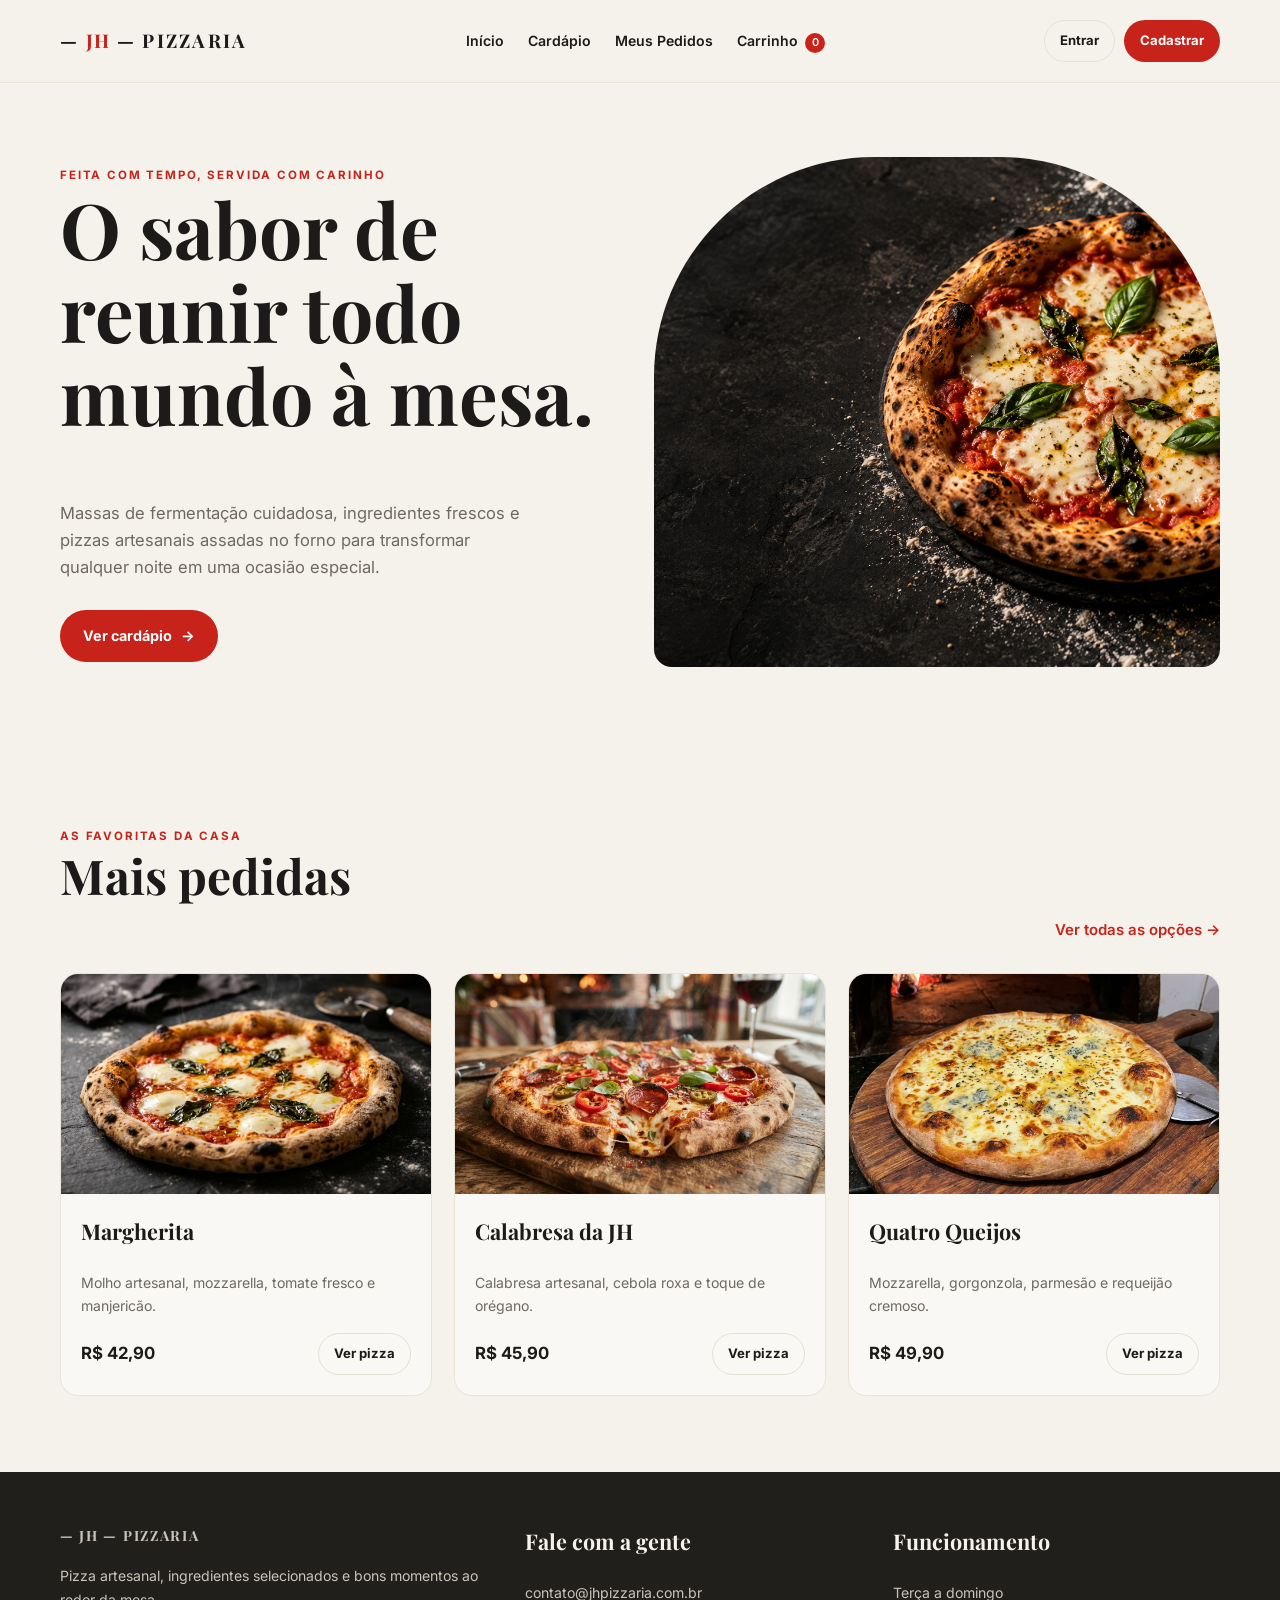
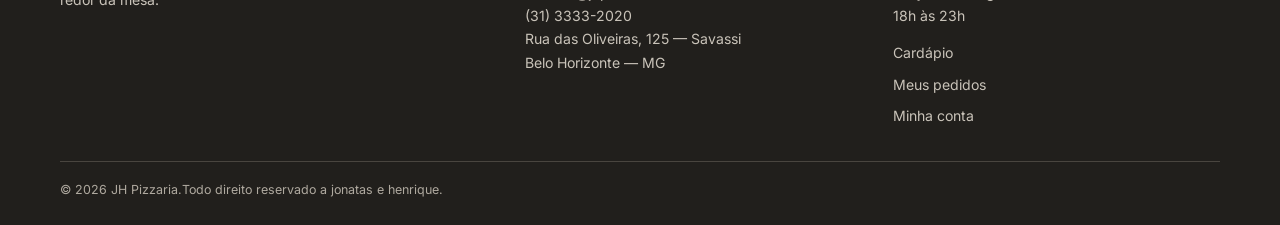
<file: index.html>
<!doctype html>
<html lang="pt-BR"><head><meta charset="utf-8"><meta name="viewport" content="width=device-width,initial-scale=1"><meta name="description" content="JH Pizzaria artesanal"><title>JH Pizzaria | Pizza artesanal</title><link rel="stylesheet" href="style.css"></head><body>


<header class="site-header">
    <div class="container nav-wrap">

        <a class="brand" href="index.html" aria-label="JH Pizzaria - início">
            — <span>JH</span> — PIZZARIA
        </a>

        <button
            class="menu-toggle"
            id="menuToggle"
            aria-label="Abrir menu"
            aria-expanded="false"
            aria-controls="primaryNav">
            ☰
        </button>

        <nav class="nav-links" id="primaryNav" aria-label="Navegação principal">
            <a href="index.html">Início</a>
            <a href="cardapio.html">Cardápio</a>
            <a href="pedidos.html">Meus Pedidos</a>

            <a class="cart-link" href="carrinho.html">
                Carrinho
                <span class="cart-count" data-cart-count>0</span>
            </a>
        </nav>

        <div class="nav-actions">
            <a class="btn btn-outline btn-small" href="login.html">
                Entrar
            </a>

            <a class="btn btn-primary btn-small" href="cadastro.html">
                Cadastrar
            </a>
        </div>

    </div>
</header>

<main>

    <!-- BANNER PRINCIPAL -->
    <section class="hero">
        <div class="container hero-grid">

            <div class="hero-copy">
                <span class="eyebrow">
                    Feita com tempo, servida com carinho
                </span>

                <h1>
                    O sabor de reunir todo mundo à mesa.
                </h1>

                <p>
                    Massas de fermentação cuidadosa, ingredientes frescos
                    e pizzas artesanais assadas no forno para transformar
                    qualquer noite em uma ocasião especial.
                </p>

                <a class="btn btn-primary" href="cardapio.html">
                    Ver cardápio
                    <span aria-hidden="true">→</span>
                </a>
            </div>

            <div class="hero-image">
                <img
                    src="pizzafundo.png"
                    alt="Pizza artesanal recém-assada"
                >

               
            </div>

        </div>
    </section>

    <!-- PIZZAS MAIS PEDIDAS -->
    <section class="section">
        <div class="container">

            <div class="section-head">
                <div>
                    <span class="eyebrow">
                        As favoritas da casa
                    </span>

                    <h2>Mais pedidas</h2>
                </div>

                <a class="text-link" href="cardapio.html">
                    Ver todas as opções →
                </a>
            </div>

            <div class="cards">

                <!-- PIZZA MARGHERITA -->
                <article class="product-card">

                    <img
                        src="MARGHERITA.jpg"
                        alt="Pizza Margherita"
                    >

                    <div class="product-body">
                        <h3>Margherita</h3>

                        <p>
                            Molho artesanal, mozzarella, tomate fresco
                            e manjericão.
                        </p>

                        <div class="product-bottom">
                            <span class="price">R$ 42,90</span>

                            <a class="btn btn-outline btn-small" href="cardapio.html">
                                Ver pizza
                            </a>
                        </div>
                    </div>

                </article>

                <!-- PIZZA CALABRESA -->
                <article class="product-card">

                    <img
                        src="Pepperoni Picante.jpg"
                        alt="Pizza de calabresa"
                    >

                    <div class="product-body">
                        <h3>Calabresa da JH</h3>

                        <p>
                            Calabresa artesanal, cebola roxa e toque de orégano.
                        </p>

                        <div class="product-bottom">
                            <span class="price">R$ 45,90</span>

                            <a class="btn btn-outline btn-small" href="cardapio.html">
                                Ver pizza
                            </a>
                        </div>
                    </div>

                </article>

                <!-- PIZZA QUATRO QUEIJOS -->
                <article class="product-card">

                    <img
                        src="Quatro queijos.jpg"
                        alt="Pizza quatro queijos"
                    >

                    <div class="product-body">
                        <h3>Quatro Queijos</h3>

                        <p>
                            Mozzarella, gorgonzola, parmesão e requeijão cremoso.
                        </p>

                        <div class="product-bottom">
                            <span class="price">R$ 49,90</span>

                            <a class="btn btn-outline btn-small" href="cardapio.html">
                                Ver pizza
                            </a>
                        </div>
                    </div>

                </article>

            </div>
        </div>
    </section>

    <!-- DIFERENCIAIS DA PIZZARIA -->
    

<!-- RODAPÉ -->
<footer class="site-footer">
    <div class="container">

        <div class="footer-grid">

            <div>
                <a class="brand" href="index.html">
                    — JH — PIZZARIA
                </a>

                <p style="margin-top: 16px;">
                    Pizza artesanal, ingredientes selecionados
                    e bons momentos ao redor da mesa.
                </p>
            </div>

            <div>
                <h3>Fale com a gente</h3>

                <p>
                    contato@jhpizzaria.com.br<br>
                    (31) 3333-2020<br>
                    Rua das Oliveiras, 125 — Savassi<br>
                    Belo Horizonte — MG
                </p>
            </div>

            <div>
                <h3>Funcionamento</h3>

                <p>
                    Terça a domingo<br>
                    18h às 23h
                </p>

                <div class="footer-links">
                    <a href="cardapio.html">Cardápio</a>
                    <a href="pedidos.html">Meus pedidos</a>
                    <a href="perfil.html">Minha conta</a>
                </div>
            </div>

        </div>

        <div class="copyright">
            © 2026 JH Pizzaria.Todo direito reservado a jonatas e henrique.
        </div>

    </div>
</footer>

<!-- NOTIFICAÇÕES -->
<div
    class="toast"
    id="toast"
    role="status"
    aria-live="polite">
</div>

<!-- JAVASCRIPT -->
<script src="app.js"></script>

</body>
</html>
</file>
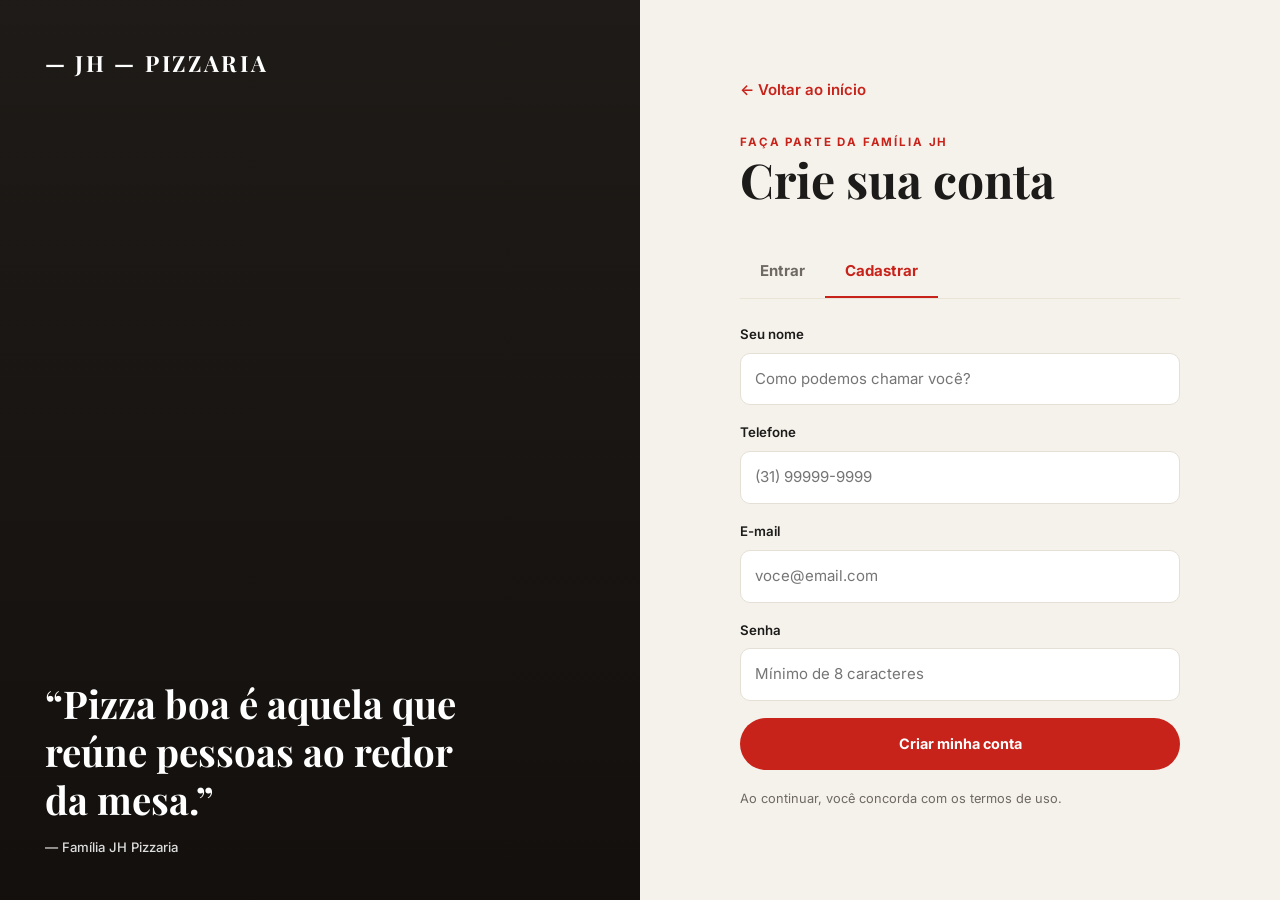
<file: cadastro.html>
<!doctype html>
<html lang="pt-BR">
<head>
    <meta charset="utf-8">
    <meta name="viewport" content="width=device-width, initial-scale=1">
    <title>Cadastrar | JH Pizzaria</title>
    <link rel="stylesheet" href="style.css">
</head>

<body>
    <main class="auth-layout">

        <aside class="auth-visual">
            <a class="brand" href="index.html">— JH — PIZZARIA</a>

            <div class="auth-quote">
                “Pizza boa é aquela que reúne pessoas ao redor da mesa.”
                <small>— Família JH Pizzaria</small>
            </div>
        </aside>

        <section class="auth-panel">
            <div class="auth-inner">

                <a class="text-link" href="index.html">
                    ← Voltar ao início
                </a>

                <span class="eyebrow" style="display:block; margin-top:30px">
                    Faça parte da família JH
                </span>

                <h2>Crie sua conta</h2>

                <div class="auth-tabs">
                    <a href="login.html">Entrar</a>
                    <a class="active" href="cadastro.html" aria-current="page">
                        Cadastrar
                    </a>
                </div>

                <form id="registerForm" action="#" method="post">

                    <div class="form-control">
                        <label for="nome">Seu nome</label>
                        <input
                            type="text"
                            id="nome"
                            name="nome"
                            autocomplete="name"
                            placeholder="Como podemos chamar você?"
                            required
                        >
                    </div>

                    <div class="form-control">
                        <label for="telefone">Telefone</label>
                        <input
                            type="tel"
                            id="telefone"
                            name="telefone"
                            autocomplete="tel"
                            placeholder="(31) 99999-9999"
                            required
                        >
                    </div>

                    <div class="form-control">
                        <label for="email">E-mail</label>
                        <input
                            type="email"
                            id="email"
                            name="email"
                            autocomplete="email"
                            placeholder="voce@email.com"
                            required
                        >
                    </div>

                    <div class="form-control">
                        <label for="senha">Senha</label>
                        <input
                            type="password"
                            id="senha"
                            name="senha"
                            autocomplete="new-password"
                            minlength="8"
                            placeholder="Mínimo de 8 caracteres"
                            required
                        >
                    </div>

                    <button
                        class="btn btn-primary"
                        type="submit"
                        style="width:100%"
                    >
                        Criar minha conta
                    </button>

                    <p class="muted" style="font-size:.8rem; margin-top:18px">
                        Ao continuar, você concorda com os termos de uso.
                    </p>

                </form>
            </div>
        </section>

    </main>

    <div
        class="toast"
        id="toast"
        role="status"
        aria-live="polite"
    ></div>

    <script src="app.js"></script>
</body>
</html>
</file>
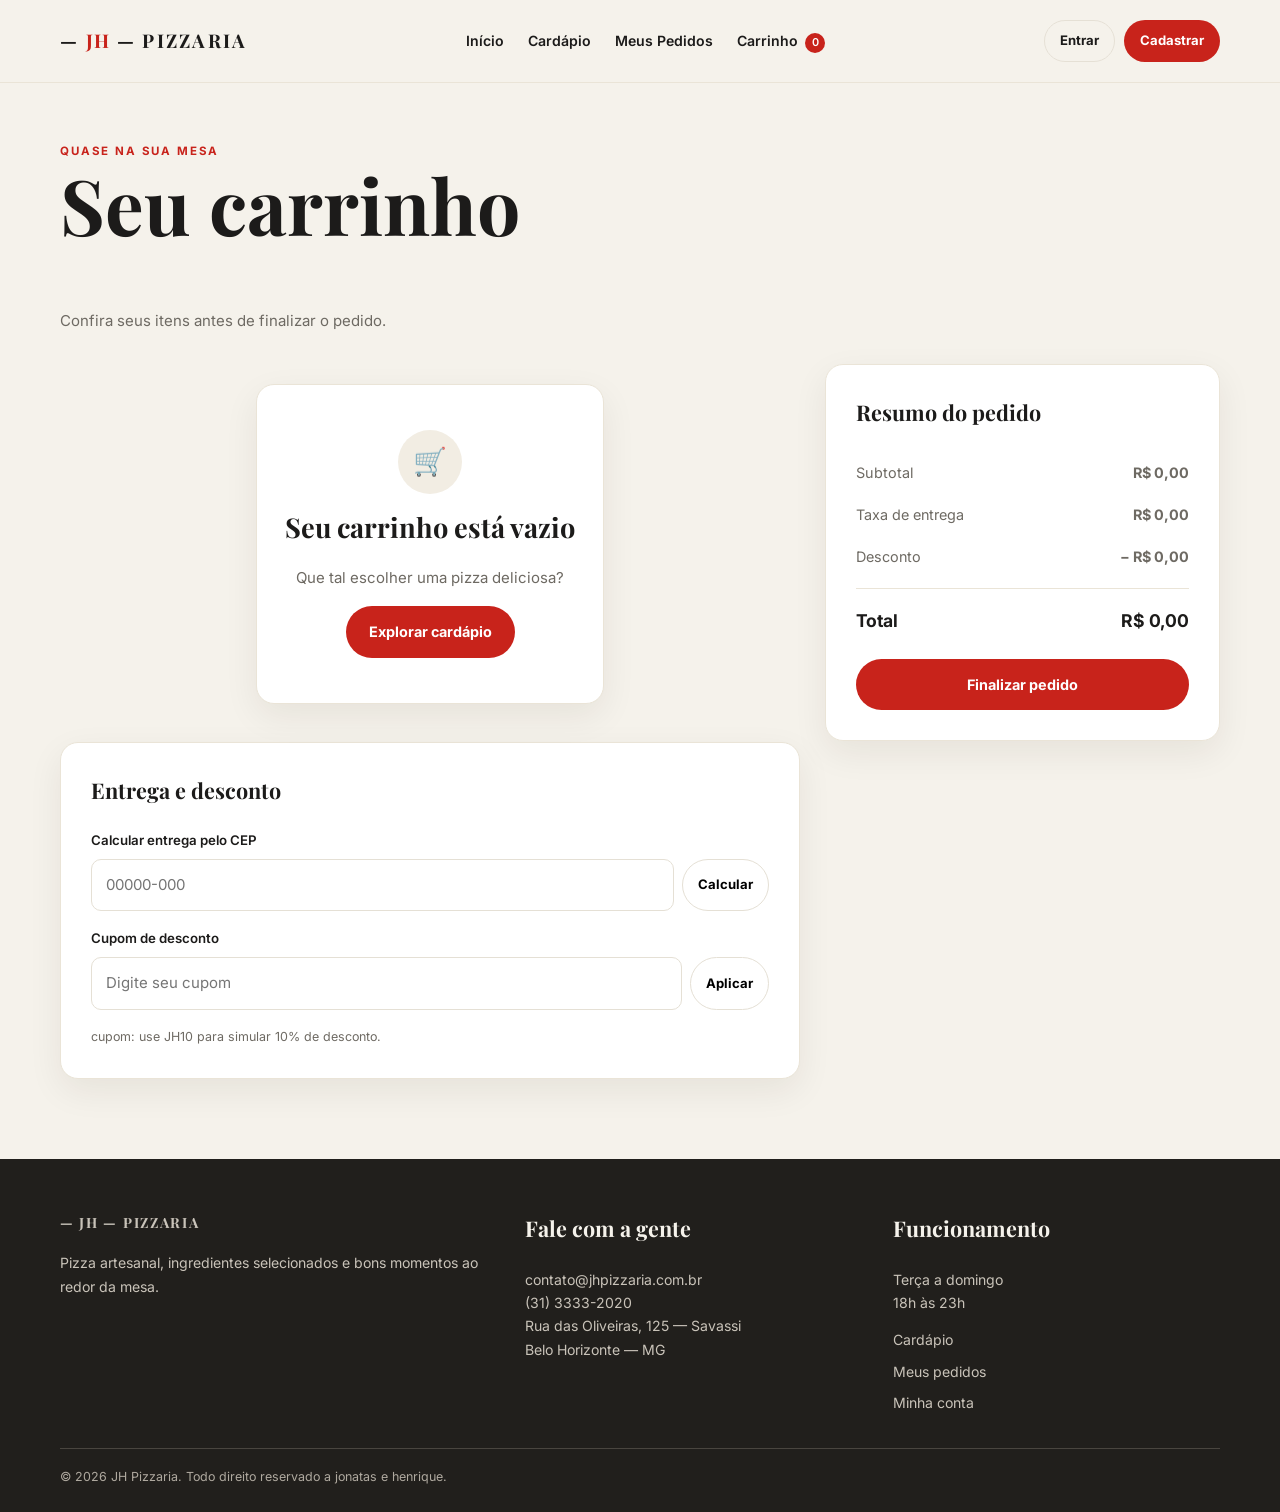
<file: carrinho.html>
<!doctype html>
<html lang="pt-BR">

<head>
    <meta charset="utf-8">
    <meta name="viewport" content="width=device-width, initial-scale=1">
    <title>Carrinho | JH Pizzaria</title>
    <link rel="stylesheet" href="style.css">
</head>

<body>

    <header class="site-header">
        <div class="container nav-wrap">

            <a class="brand" href="index.html" aria-label="JH Pizzaria - início">
                — <span>JH</span> — PIZZARIA
            </a>

            <button
                class="menu-toggle"
                id="menuToggle"
                aria-label="Abrir menu"
                aria-expanded="false"
                aria-controls="primaryNav">
                ☰
            </button>

            <nav class="nav-links" id="primaryNav" aria-label="Navegação principal">
                <a href="index.html">Início</a>
                <a href="cardapio.html">Cardápio</a>
                <a href="pedidos.html">Meus Pedidos</a>

                <a class="cart-link" href="carrinho.html">
                    Carrinho
                    <span class="cart-count" data-cart-count>0</span>
                </a>
            </nav>

            <div class="nav-actions">
                <a class="btn btn-outline btn-small" href="login.html">
                    Entrar
                </a>

                <a class="btn btn-primary btn-small" href="cadastro.html">
                    Cadastrar
                </a>
            </div>

        </div>
    </header>

    <main class="container">

        <section class="page-intro">
            <span class="eyebrow">Quase na sua mesa</span>

            <h1>Seu carrinho</h1>

            <p>
                Confira seus itens antes de finalizar o pedido.
            </p>
        </section>

        <div class="cart-layout" style="padding-bottom:80px">

            <section>

                <div
                    class="cart-list"
                    id="cartItems"
                    aria-live="polite">
                </div>

                <div class="form-card" style="margin-top:18px">

                    <h3>Entrega e desconto</h3>

                    <form id="shippingForm">

                        <div class="form-control">

                            <label for="cep">
                                Calcular entrega pelo CEP
                            </label>

                            <div class="inline-form">

                                <input
                                    id="cep"
                                    name="cep"
                                    inputmode="numeric"
                                    maxlength="9"
                                    placeholder="00000-000"
                                >

                                <button
                                    class="btn btn-outline btn-small"
                                    type="submit">
                                    Calcular
                                </button>

                            </div>

                        </div>

                    </form>

                    <form id="couponForm">

                        <div class="form-control">

                            <label for="cupom">
                                Cupom de desconto
                            </label>

                            <div class="inline-form">

                                <input
                                    id="cupom"
                                    name="cupom"
                                    placeholder="Digite seu cupom"
                                >

                                <button
                                    class="btn btn-outline btn-small"
                                    type="submit">
                                    Aplicar
                                </button>

                            </div>

                        </div>

                    </form>

                    <p class="muted" style="font-size:.78rem; margin:0">
                        cupom: use JH10 para simular 10% de desconto.
                    </p>

                </div>

            </section>

            <aside class="form-card summary">

                <h3>Resumo do pedido</h3>

                <div class="summary-line">
                    <span>Subtotal</span>
                    <strong id="subtotal">R$ 0,00</strong>
                </div>

                <div class="summary-line">
                    <span>Taxa de entrega</span>
                    <strong id="deliveryFee">R$ 0,00</strong>
                </div>

                <div class="summary-line" id="discountLine" hidden>
                    <span>Desconto</span>
                    <strong id="discountValue">- R$ 0,00</strong>
                </div>

                <div class="summary-line total">
                    <span>Total</span>
                    <strong id="total">R$ 0,00</strong>
                </div>

                <button
                    class="btn btn-primary"
                    id="checkoutBtn"
                    type="button"
                    style="width:100%; margin-top:15px">
                    Finalizar pedido
                </button>

              
            </aside>

        </div>

    </main>

    <footer class="site-footer">
        <div class="container">

            <div class="footer-grid">

                <div>
                    <a class="brand" href="index.html">
                        — JH — PIZZARIA
                    </a>

                    <p style="margin-top:16px">
                        Pizza artesanal, ingredientes selecionados e bons momentos ao redor da mesa.
                    </p>
                </div>

                <div>
                    <h3>Fale com a gente</h3>

                    <p>
                        contato@jhpizzaria.com.br<br>
                        (31) 3333-2020<br>
                        Rua das Oliveiras, 125 — Savassi<br>
                        Belo Horizonte — MG
                    </p>
                </div>

                <div>
                    <h3>Funcionamento</h3>

                    <p>
                        Terça a domingo<br>
                        18h às 23h
                    </p>

                    <div class="footer-links">
                        <a href="cardapio.html">Cardápio</a>
                        <a href="pedidos.html">Meus pedidos</a>
                        <a href="perfil.html">Minha conta</a>
                    </div>
                </div>

            </div>

            <div class="copyright">
                © 2026 JH Pizzaria. Todo direito reservado a jonatas e henrique.
            </div>

        </div>
    </footer>

    <div
        class="toast"
        id="toast"
        role="status"
        aria-live="polite">
    </div>

    <script src="app.js"></script>

</body>
</html>
</file>
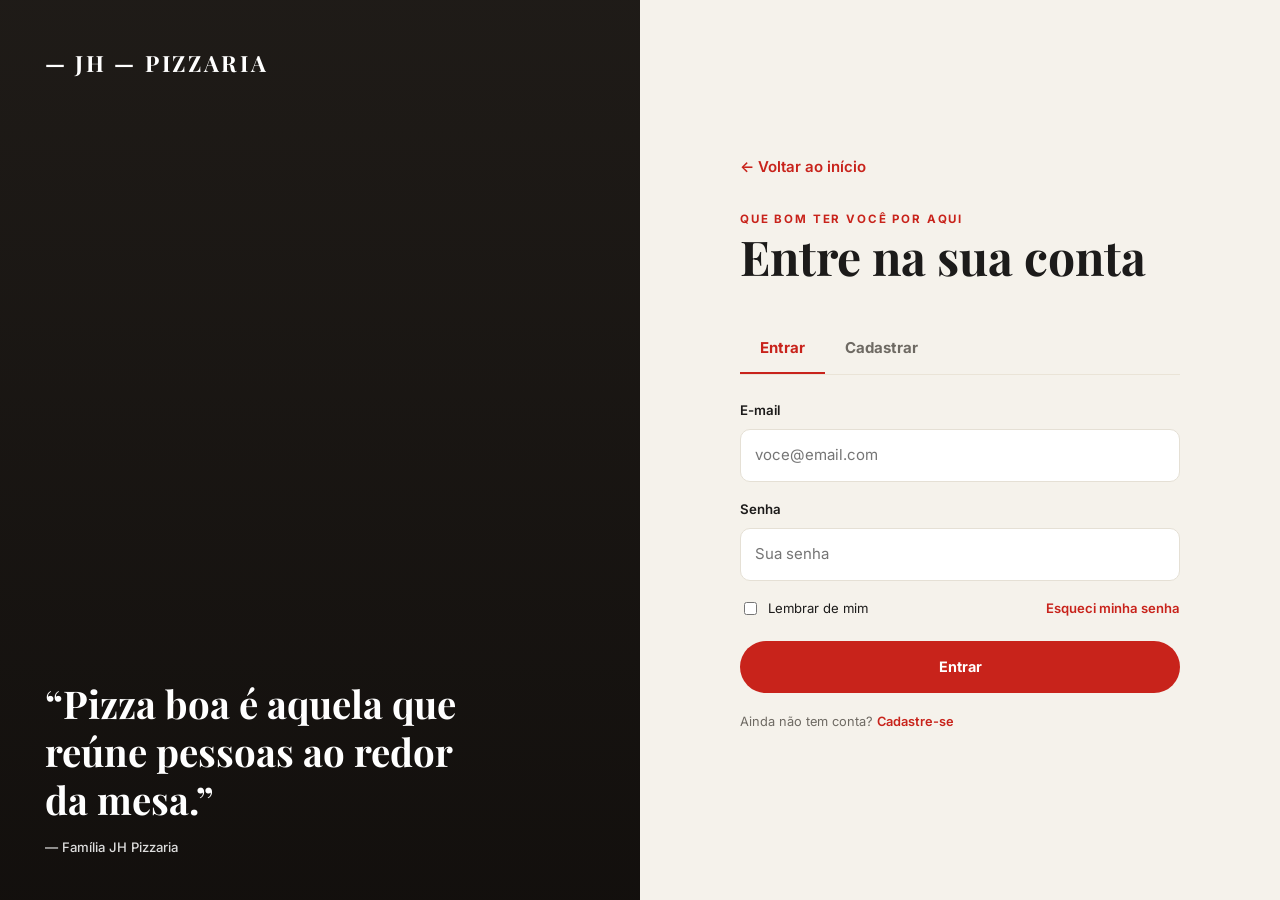
<file: login.html>
<!doctype html>
<html lang="pt-BR">

<head>
    <meta charset="utf-8">
    <meta name="viewport" content="width=device-width, initial-scale=1">
    <title>Entrar | JH Pizzaria</title>
    <link rel="stylesheet" href="style.css">
</head>

<body>

    <main class="auth-layout">

        <aside class="auth-visual">

            <a class="brand" href="index.html">
                — JH — PIZZARIA
            </a>

            <div class="auth-quote">
                “Pizza boa é aquela que reúne pessoas ao redor da mesa.”

                <small>— Família JH Pizzaria</small>
            </div>

        </aside>

        <section class="auth-panel">

            <div class="auth-inner">

                <a class="text-link" href="index.html">
                    ← Voltar ao início
                </a>

                <span class="eyebrow" style="display:block; margin-top:30px">
                    Que bom ter você por aqui
                </span>

                <h2>Entre na sua conta</h2>

                <div class="auth-tabs">

                    <a class="active" href="login.html" aria-current="page">
                        Entrar
                    </a>

                    <a href="cadastro.html">
                        Cadastrar
                    </a>

                </div>

                <form id="loginForm" action="#" method="post">

                    <div class="form-control">

                        <label for="email">
                            E-mail
                        </label>

                        <input
                            type="email"
                            id="email"
                            name="email"
                            autocomplete="email"
                            placeholder="voce@email.com"
                            required
                        >

                    </div>

                    <div class="form-control">

                        <label for="password">
                            Senha
                        </label>

                        <input
                            type="password"
                            id="password"
                            name="senha"
                            autocomplete="current-password"
                            placeholder="Sua senha"
                            required
                        >

                    </div>

                    <div class="check-row">

                        <label>
                            <input
                                type="checkbox"
                                id="remember"
                                name="lembrar"
                            >
                            Lembrar de mim
                        </label>

                        <a class="text-link" href="#" id="forgotPassword">
                            Esqueci minha senha
                        </a>

                    </div>

                    <button
                        class="btn btn-primary"
                        type="submit"
                        style="width:100%">
                        Entrar
                    </button>

                    <p class="muted" style="font-size:.8rem; margin-top:18px">
                        Ainda não tem conta?

                        <a class="text-link" href="cadastro.html">
                            Cadastre-se
                        </a>
                    </p>

                </form>

            </div>

        </section>

    </main>

    <div
        class="toast"
        id="toast"
        role="status"
        aria-live="polite">
    </div>

    <script src="app.js"></script>

</body>
</html>
</file>
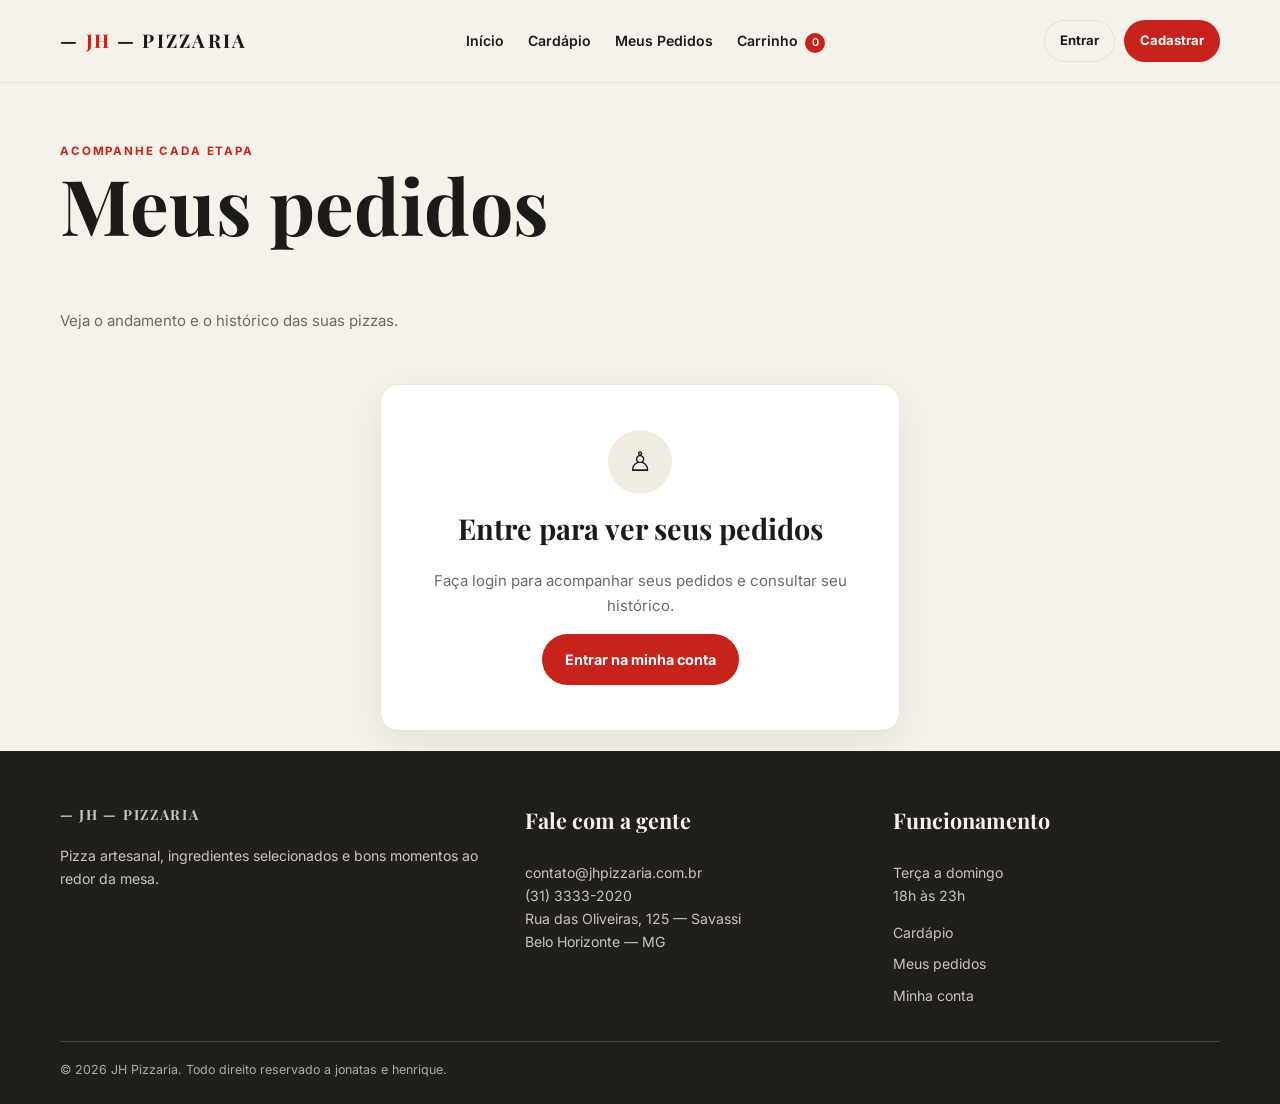
<file: pedidos.html>
<!doctype html>
<html lang="pt-BR">

<head>
    <meta charset="utf-8">
    <meta name="viewport" content="width=device-width, initial-scale=1">
    <title>Meus pedidos | JH Pizzaria</title>
    <link rel="stylesheet" href="style.css">
</head>

<body>

    <header class="site-header">
        <div class="container nav-wrap">

            <a class="brand" href="index.html" aria-label="JH Pizzaria - início">
                — <span>JH</span> — PIZZARIA
            </a>

            <button
                class="menu-toggle"
                id="menuToggle"
                aria-label="Abrir menu"
                aria-expanded="false"
                aria-controls="primaryNav">
                ☰
            </button>

            <nav class="nav-links" id="primaryNav" aria-label="Navegação principal">

                <a href="index.html">Início</a>
                <a href="cardapio.html">Cardápio</a>
                <a href="pedidos.html">Meus Pedidos</a>

                <a class="cart-link" href="carrinho.html">
                    Carrinho
                    <span class="cart-count" data-cart-count>0</span>
                </a>

            </nav>

            <div class="nav-actions">

                <a class="btn btn-outline btn-small" href="login.html">
                    Entrar
                </a>

                <a class="btn btn-primary btn-small" href="cadastro.html">
                    Cadastrar
                </a>

            </div>

        </div>
    </header>

    <main class="container">

        <section class="page-intro">

            <span class="eyebrow">
                Acompanhe cada etapa
            </span>

            <h1>Meus pedidos</h1>

            <p>
                Veja o andamento e o histórico das suas pizzas.
            </p>

        </section>

        <div style="display:flex; justify-content:flex-end; margin-bottom:15px">

          

        </div>

        <!-- Área para usuário deslogado -->
        <section
            id="loggedOut"
            class="form-card center-card">

            <div class="user-icon">
                ♙
            </div>

            <h2 style="font-size:1.8rem">
                Entre para ver seus pedidos
            </h2>

            <p class="muted">
                Faça login para acompanhar seus pedidos e consultar seu histórico.
            </p>

            <a class="btn btn-primary" href="login.html">
                Entrar na minha conta
            </a>

        </section>

        <!-- Área para usuário logado -->
       
<section
    id="loggedIn"
    hidden
    style="padding-bottom:75px">

    <div id="listaPedidos"></div>

    <p id="semPedidos" class="muted" hidden>
        Você ainda não possui pedidos.
    </p>

</section>

    </main>

    <!-- Rodapé -->
    <footer class="site-footer">

        <div class="container">

            <div class="footer-grid">

                <div>

                    <a class="brand" href="index.html">
                        — JH — PIZZARIA
                    </a>

                    <p style="margin-top:16px">
                        Pizza artesanal, ingredientes selecionados e bons momentos ao redor da mesa.
                    </p>

                </div>

                <div>

                    <h3>Fale com a gente</h3>

                    <p>
                        contato@jhpizzaria.com.br<br>
                        (31) 3333-2020<br>
                        Rua das Oliveiras, 125 — Savassi<br>
                        Belo Horizonte — MG
                    </p>

                </div>

                <div>

                    <h3>Funcionamento</h3>

                    <p>
                        Terça a domingo<br>
                        18h às 23h
                    </p>

                    <div class="footer-links">

                        <a href="cardapio.html">Cardápio</a>
                        <a href="pedidos.html">Meus pedidos</a>
                        <a href="perfil.html">Minha conta</a>

                    </div>

                </div>

            </div>

            <div class="copyright">
                © 2026 JH Pizzaria. Todo direito reservado a jonatas e henrique.
            </div>

        </div>

    </footer>

    <div
        class="toast"
        id="toast"
        role="status"
        aria-live="polite">
    </div>

    <script src="app.js"></script>

</body>
</html>
</file>
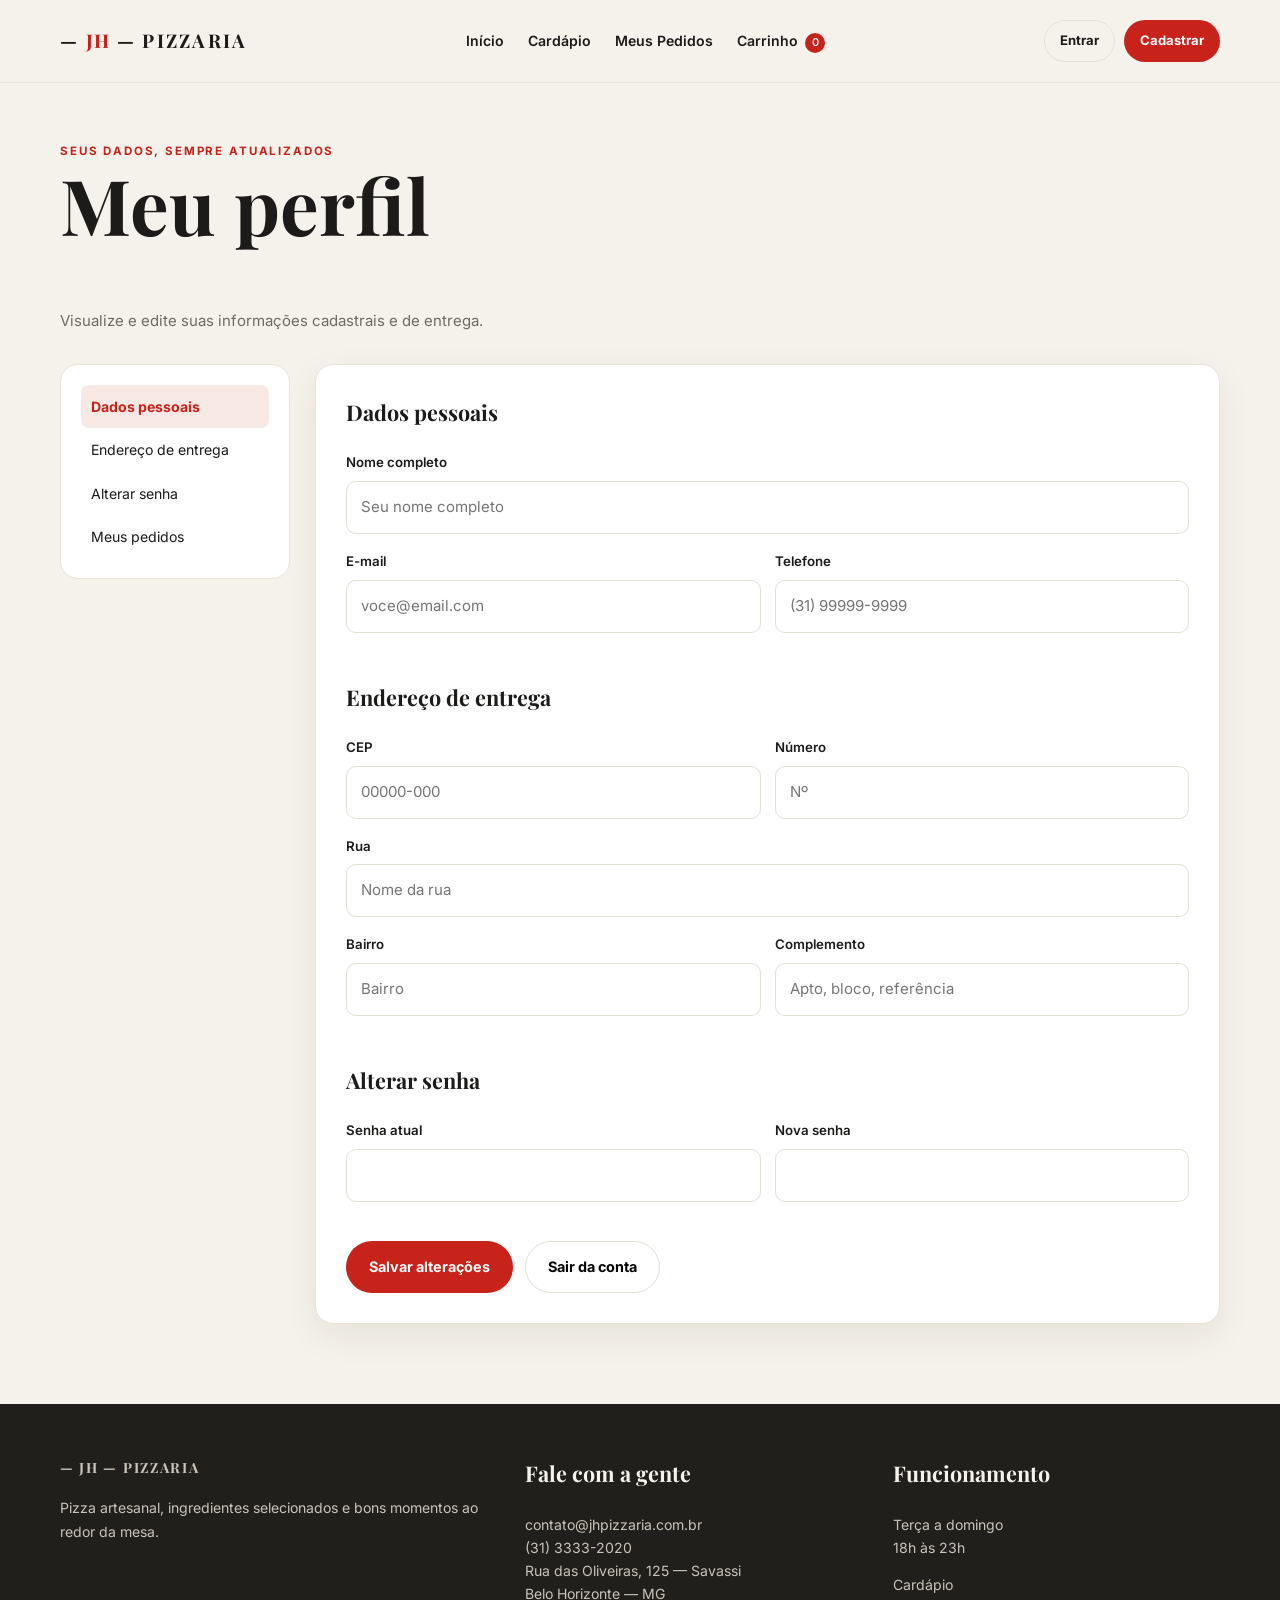
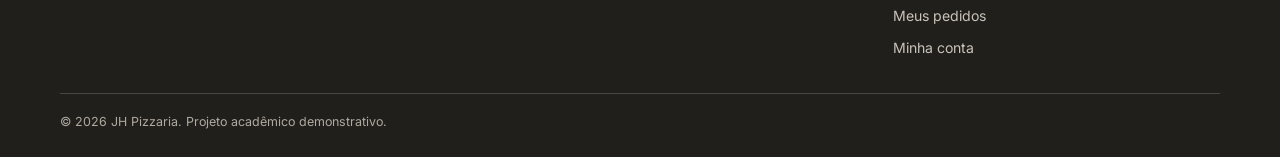
<file: perfil.html>
<!doctype html>
<html lang="pt-BR">

<head>
    <meta charset="utf-8">
    <meta name="viewport" content="width=device-width, initial-scale=1">
    <title>Meu perfil | JH Pizzaria</title>
    <link rel="stylesheet" href="style.css">
</head>

<body>

    <header class="site-header">
        <div class="container nav-wrap">

            <a class="brand" href="index.html" aria-label="JH Pizzaria - início">
                — <span>JH</span> — PIZZARIA
            </a>

            <button
                class="menu-toggle"
                id="menuToggle"
                aria-label="Abrir menu"
                aria-expanded="false"
                aria-controls="primaryNav">
                ☰
            </button>

            <nav class="nav-links" id="primaryNav" aria-label="Navegação principal">

                <a href="index.html">Início</a>
                <a href="cardapio.html">Cardápio</a>
                <a href="pedidos.html">Meus Pedidos</a>

                <a class="cart-link" href="carrinho.html">
                    Carrinho
                    <span class="cart-count" data-cart-count>0</span>
                </a>

            </nav>

            <div class="nav-actions">

                <a class="btn btn-outline btn-small" href="login.html">
                    Entrar
                </a>

                <a class="btn btn-primary btn-small" href="cadastro.html">
                    Cadastrar
                </a>

            </div>

        </div>
    </header>

    <main class="container">

        <section class="page-intro">

            <span class="eyebrow">
                Seus dados, sempre atualizados
            </span>

            <h1>Meu perfil</h1>

            <p>
                Visualize e edite suas informações cadastrais e de entrega.
            </p>

        </section>

        <div class="profile-layout" style="padding-bottom:80px">

            <aside class="profile-nav">

                <a class="active" href="#dados">
                    Dados pessoais
                </a>

                <a href="#endereco">
                    Endereço de entrega
                </a>

                <a href="#seguranca">
                    Alterar senha
                </a>

                <a href="pedidos.html">
                    Meus pedidos
                </a>

            </aside>

            <form
                class="form-card"
                id="profileForm"
                action="#"
                method="post">

                <!-- Dados pessoais -->
                <section id="dados">

                    <h3>Dados pessoais</h3>

                    <div class="form-control">

                        <label for="nome">
                            Nome completo
                        </label>

                        <input
                            id="nome"
                            name="nome"
                            autocomplete="name"
                            placeholder="Seu nome completo"
                            required
                        >

                    </div>

                    <div class="form-row">

                        <div class="form-control">

                            <label for="email">
                                E-mail
                            </label>

                            <input
                                type="email"
                                id="email"
                                name="email"
                                autocomplete="email"
                                placeholder="voce@email.com"
                                required
                            >

                        </div>

                        <div class="form-control">

                            <label for="telefone">
                                Telefone
                            </label>

                            <input
                                type="tel"
                                id="telefone"
                                name="telefone"
                                autocomplete="tel"
                                placeholder="(31) 99999-9999"
                            >

                        </div>

                    </div>

                </section>

                <!-- Endereço de entrega -->
                <section id="endereco" style="margin-top:30px">

                    <h3>Endereço de entrega</h3>

                    <div class="form-row">

                        <div class="form-control">

                            <label for="cep">
                                CEP
                            </label>

                            <input
                                id="cep"
                                name="cep"
                                autocomplete="postal-code"
                                placeholder="00000-000"
                            >

                        </div>

                        <div class="form-control">

                            <label for="numero">
                                Número
                            </label>

                            <input
                                id="numero"
                                name="numero"
                                autocomplete="address-line2"
                                placeholder="Nº"
                            >

                        </div>

                    </div>

                    <div class="form-control">

                        <label for="rua">
                            Rua
                        </label>

                        <input
                            id="rua"
                            name="rua"
                            autocomplete="address-line1"
                            placeholder="Nome da rua"
                        >

                    </div>

                    <div class="form-row">

                        <div class="form-control">

                            <label for="bairro">
                                Bairro
                            </label>

                            <input
                                id="bairro"
                                name="bairro"
                                placeholder="Bairro"
                            >

                        </div>

                        <div class="form-control">

                            <label for="complemento">
                                Complemento
                            </label>

                            <input
                                id="complemento"
                                name="complemento"
                                placeholder="Apto, bloco, referência"
                            >

                        </div>

                    </div>

                </section>

                <!-- Alterar senha -->
                <section id="seguranca" style="margin-top:30px">

                    <h3>Alterar senha</h3>

                    <div class="form-row">

                        <div class="form-control">

                            <label for="senhaAtual">
                                Senha atual
                            </label>

                            <input
                                type="password"
                                id="senhaAtual"
                                name="senhaAtual"
                                autocomplete="current-password"
                            >

                        </div>

                        <div class="form-control">

                            <label for="novaSenha">
                                Nova senha
                            </label>

                            <input
                                type="password"
                                id="novaSenha"
                                name="novaSenha"
                                autocomplete="new-password"
                                minlength="8"
                            >

                        </div>

                    </div>

                </section>

                <!-- Botões de ação -->
                <div class="form-actions">

                    <button
                        class="btn btn-primary"
                        type="submit">
                        Salvar alterações
                    </button>

                    <button
                        class="btn btn-outline"
                        id="logoutBtn"
                        type="button">
                        Sair da conta
                    </button>

                </div>

            </form>

        </div>

    </main>

    <!-- Rodapé -->
    <footer class="site-footer">

        <div class="container">

            <div class="footer-grid">

                <div>

                    <a class="brand" href="index.html">
                        — JH — PIZZARIA
                    </a>

                    <p style="margin-top:16px">
                        Pizza artesanal, ingredientes selecionados e bons momentos ao redor da mesa.
                    </p>

                </div>

                <div>

                    <h3>Fale com a gente</h3>

                    <p>
                        contato@jhpizzaria.com.br<br>
                        (31) 3333-2020<br>
                        Rua das Oliveiras, 125 — Savassi<br>
                        Belo Horizonte — MG
                    </p>

                </div>

                <div>

                    <h3>Funcionamento</h3>

                    <p>
                        Terça a domingo<br>
                        18h às 23h
                    </p>

                    <div class="footer-links">

                        <a href="cardapio.html">Cardápio</a>
                        <a href="pedidos.html">Meus pedidos</a>
                        <a href="perfil.html">Minha conta</a>

                    </div>

                </div>

            </div>

            <div class="copyright">
                © 2026 JH Pizzaria. Projeto acadêmico demonstrativo.
            </div>

        </div>

    </footer>

    <div
        class="toast"
        id="toast"
        role="status"
        aria-live="polite">
    </div>

    <script src="app.js"></script>

</body>
</html>
</file>
<file: style.css>
@import url('https://fonts.googleapis.com/css2?family=Inter:wght@400;500;600;700&family=Playfair+Display:wght@700&display=swap');

:root {
    --cream: #F5F2EB;
    --card: #FAF8F4;
    --white: #fff;
    --border: #EAE4D7;
    --border2: #E5E0D5;
    --red: #C8231B;
    --red-dark: #A61B14;
    --ink: #1C1B1A;
    --muted: #6E6A63;
    --green: #397653;
    --shadow: 0 12px 35px rgba(39,31,20,.07);
    --radius: 18px;
}

* {
    box-sizing: border-box;
}

html {
    scroll-behavior: smooth;
}

body {
    margin: 0;
    background: var(--cream);
    color: var(--ink);
    font: 400 15px/1.65 'Inter', sans-serif;
}

img {
    display: block;
    max-width: 100%;
}

a {
    color: inherit;
    text-decoration: none;
}

button,
input,
select,
textarea {
    font: inherit;
}

button,
a,
.btn {
    transition: .2s ease;
}

button {
    cursor: pointer;
}

h1,
h2,
h3,
.brand,
.serif {
    font-family: 'Playfair Display', serif;
}

h1,
h2,
h3,
p {
    margin-top: 0;
}

h1 {
    font-size: clamp(2.4rem, 6vw, 4.8rem);
    line-height: 1.08;
}

h2 {
    font-size: clamp(2rem, 4vw, 3rem);
    line-height: 1.15;
}

h3 {
    font-size: 1.35rem;
}

.muted {
    color: var(--muted);
}

.eyebrow {
    text-transform: uppercase;
    letter-spacing: .16em;
    font-size: .72rem;
    font-weight: 700;
    color: var(--red);
}

.container {
    width: min(1160px, calc(100% - 40px));
    margin-inline: auto;
}

.section {
    padding: 76px 0;
}

.section-head {
    display: flex;
    justify-content: space-between;
    align-items: end;
    gap: 20px;
    margin-bottom: 30px;
}

.section-head p {
    margin: 0;
    color: var(--muted);
}

.btn {
    display: inline-flex;
    align-items: center;
    justify-content: center;
    gap: 9px;
    border: 1px solid transparent;
    border-radius: 999px;
    padding: 13px 22px;
    font-weight: 700;
    font-size: .9rem;
}

.btn-primary {
    background: var(--red);
    color: #fff;
}

.btn-primary:hover {
    background: var(--red-dark);
    transform: translateY(-1px);
}

.btn-outline {
    border-color: var(--border2);
    background: transparent;
}

.btn-outline:hover {
    border-color: var(--red);
    color: var(--red);
}

.btn-small {
    padding: 9px 15px;
    font-size: .82rem;
}

.site-header {
    position: sticky;
    top: 0;
    z-index: 20;
    background: rgba(245,242,235,.94);
    backdrop-filter: blur(14px);
    border-bottom: 1px solid var(--border);
}

.nav-wrap {
    min-height: 82px;
    display: flex;
    align-items: center;
    justify-content: space-between;
    gap: 24px;
}

.brand {
    font-size: 1.18rem;
    font-weight: 700;
    letter-spacing: .12em;
    white-space: nowrap;
}

.brand span {
    color: var(--red);
    letter-spacing: .08em;
}

.nav-links {
    display: flex;
    align-items: center;
    gap: 24px;
    font-size: .88rem;
    font-weight: 600;
}

.nav-links a:hover,
.nav-links a.active {
    color: var(--red);
}

.nav-actions {
    display: flex;
    align-items: center;
    gap: 9px;
}

.cart-link {
    position: relative;
}

.cart-count {
    display: inline-grid;
    place-items: center;
    min-width: 20px;
    height: 20px;
    padding: 0 5px;
    border-radius: 99px;
    background: var(--red);
    color: white;
    font-size: .68rem;
    margin-left: 3px;
}

.menu-toggle {
    display: none;
    border: 1px solid var(--border);
    background: var(--card);
    border-radius: 10px;
    padding: 8px 11px;
    font-size: 1.2rem;
}

.hero {
    padding: 74px 0 80px;
}

.hero-grid {
    display: grid;
    grid-template-columns: 1fr 1.05fr;
    align-items: center;
    gap: 55px;
}

.hero-copy p {
    max-width: 480px;
    color: var(--muted);
    font-size: 1.04rem;
    margin: 22px 0 28px;
}

.hero-image {
    height: 510px;
    border-radius: 220px 220px 18px 18px;
    overflow: hidden;
    position: relative;
}

.hero-image img {
    width: 100%;
    height: 100%;
    object-fit: cover;
}

.hero-note {
    position: absolute;
    bottom: 22px;
    left: 22px;
    background: var(--cream);
    padding: 14px 18px;
    border-radius: 12px;
    font-weight: 600;
    font-size: .82rem;
}

.cards {
    display: grid;
    grid-template-columns: repeat(3, 1fr);
    gap: 22px;
}

.product-card {
    background: var(--card);
    border: 1px solid var(--border);
    border-radius: var(--radius);
    overflow: hidden;
}

.product-card img {
    width: 100%;
    height: 220px;
    object-fit: cover;
}

.product-body {
    padding: 20px;
}

.product-body p {
    color: var(--muted);
    font-size: .88rem;
    min-height: 48px;
}

.product-bottom {
    display: flex;
    align-items: center;
    justify-content: space-between;
    gap: 12px;
}

.price {
    font-weight: 700;
    font-size: 1.05rem;
}

.features {
    display: grid;
    grid-template-columns: repeat(3, 1fr);
    gap: 18px;
}

.feature {
    padding: 25px;
    background: var(--white);
    border: 1px solid var(--border);
    border-radius: var(--radius);
}

.feature-icon {
    font-size: 1.5rem;
    margin-bottom: 12px;
}

.feature p {
    color: var(--muted);
    font-size: .9rem;
    margin: 0;
}

.site-footer {
    background: #211F1C;
    color: #F5F2EB;
    padding: 52px 0 24px;
}

.footer-grid {
    display: grid;
    grid-template-columns: 1.3fr 1fr 1fr;
    gap: 40px;
}

.site-footer p,
.site-footer a {
    color: #C9C3B9;
    font-size: .88rem;
}

.site-footer a:hover {
    color: #fff;
}

.footer-links {
    display: grid;
    gap: 8px;
}

.copyright {
    border-top: 1px solid #49453F;
    margin-top: 34px;
    padding-top: 18px;
    color: #AFA99F;
    font-size: .78rem;
}

.page-intro {
    padding: 55px 0 30px;
}

.page-intro p {
    color: var(--muted);
    margin-bottom: 0;
}

.form-control {
    display: grid;
    gap: 7px;
    margin-bottom: 17px;
}

.form-control label {
    font-size: .83rem;
    font-weight: 600;
}

.form-control input,
.form-control textarea,
.form-control select,
.search-input {
    width: 100%;
    border: 1px solid var(--border2);
    background: var(--white);
    border-radius: 10px;
    padding: 13px 14px;
    outline: none;
    color: var(--ink);
}

.form-control input:focus,
.form-control textarea:focus,
.form-control select:focus,
.search-input:focus {
    border-color: var(--red);
    box-shadow: 0 0 0 3px rgba(200,35,27,.09);
}

.form-row {
    display: grid;
    grid-template-columns: 1fr 1fr;
    gap: 14px;
}

.form-card {
    background: var(--white);
    border: 1px solid var(--border);
    border-radius: var(--radius);
    padding: 30px;
    box-shadow: var(--shadow);
}

.auth-layout {
    min-height: 100vh;
    display: grid;
    grid-template-columns: 1fr 1fr;
}

.auth-visual {
    position: relative;
    min-height: 650px;
    background: #24201C;
    color: white;
    display: flex;
    flex-direction: column;
    justify-content: space-between;
    padding: 45px;
    background-image: linear-gradient(0deg,rgba(15,12,10,.82),rgba(15,12,10,.25)),url('https://images.unsplash.com/photo-1579751626657-72bc17010498?auto=format&fit=crop&w=1200&q=85');
    background-size: cover;
    background-position: center;
}

.auth-visual .brand {
    font-size: 1.4rem;
}

.auth-quote {
    max-width: 450px;
    font: 700 clamp(1.8rem,3vw,2.8rem)/1.25 'Playfair Display',serif;
}

.auth-quote small {
    display: block;
    font: 500 .82rem 'Inter',sans-serif;
    color: #ddd;
    margin-top: 16px;
}

.auth-panel {
    display: grid;
    place-items: center;
    padding: 40px 24px;
}

.auth-inner {
    width: min(440px,100%);
}

.auth-tabs {
    display: flex;
    border-bottom: 1px solid var(--border);
    margin: 25px 0;
}

.auth-tabs a {
    padding: 12px 20px;
    color: var(--muted);
    font-weight: 700;
}

.auth-tabs a.active {
    color: var(--red);
    border-bottom: 2px solid var(--red);
}

.check-row {
    display: flex;
    justify-content: space-between;
    align-items: center;
    gap: 12px;
    font-size: .82rem;
    margin: 8px 0 22px;
}

.check-row label {
    display: flex;
    align-items: center;
    gap: 8px;
}

.text-link {
    color: var(--red);
    font-weight: 600;
}

.filters {
    display: flex;
    flex-wrap: wrap;
    gap: 9px;
    margin: 18px 0 20px;
}

.filter-btn {
    border: 1px solid var(--border2);
    background: var(--card);
    border-radius: 999px;
    padding: 9px 17px;
    font-size: .83rem;
    font-weight: 600;
}

.filter-btn.active,
.filter-btn:hover {
    background: var(--red);
    border-color: var(--red);
    color: white;
}

.search-wrap {
    max-width: 560px;
}

.menu-grid {
    display: grid;
    grid-template-columns: repeat(3,1fr);
    gap: 22px;
}

.menu-grid .product-card[hidden] {
    display: none;
}

.empty-state {
    text-align: center;
    padding: 50px 20px;
    color: var(--muted);
    grid-column: 1/-1;
}

.cart-layout {
    display: grid;
    grid-template-columns: 1.5fr .8fr;
    gap: 25px;
    align-items: start;
}

.cart-list {
    display: grid;
    gap: 13px;
}

.cart-item {
    display: grid;
    grid-template-columns: 105px 1fr auto;
    gap: 18px;
    align-items: center;
    padding: 15px;
    background: var(--white);
    border: 1px solid var(--border);
    border-radius: 14px;
}

.cart-item img {
    width: 105px;
    height: 95px;
    object-fit: cover;
    border-radius: 10px;
}

.cart-item p {
    margin: 3px 0;
    color: var(--muted);
    font-size: .83rem;
}

.quantity {
    display: flex;
    align-items: center;
    gap: 10px;
    margin-top: 8px;
}

.quantity button {
    width: 28px;
    height: 28px;
    border: 1px solid var(--border);
    background: var(--card);
    border-radius: 50%;
}

.remove-btn {
    border: 0;
    background: none;
    color: var(--red);
    font-size: .8rem;
}

.summary {
    position: sticky;
    top: 105px;
}

.summary-line {
    display: flex;
    justify-content: space-between;
    gap: 12px;
    padding: 9px 0;
    color: var(--muted);
    font-size: .9rem;
}

.summary-line.total {
    border-top: 1px solid var(--border);
    margin-top: 10px;
    padding-top: 17px;
    color: var(--ink);
    font-weight: 700;
    font-size: 1.1rem;
}

.inline-form {
    display: flex;
    gap: 8px;
}

.inline-form input {
    min-width: 0;
    flex: 1;
}

.notice {
    padding: 12px 14px;
    border-radius: 10px;
    background: #F1F5EF;
    color: #315C3F;
    font-size: .84rem;
    margin-top: 12px;
}

.order-card {
    background: white;
    border: 1px solid var(--border);
    border-radius: 14px;
    padding: 22px;
    margin-bottom: 14px;
}

.order-top {
    display: flex;
    justify-content: space-between;
    gap: 12px;
    flex-wrap: wrap;
}

.status {
    display: inline-block;
    padding: 5px 10px;
    border-radius: 99px;
    background: #F7E9D9;
    color: #8A4C13;
    font-size: .75rem;
    font-weight: 700;
}

.status.done {
    background: #E7F1E9;
    color: #397653;
}

.status.ship {
    background: #E8EEF8;
    color: #3B5D91;
}

.center-card {
    text-align: center;
    max-width: 520px;
    margin: 20px auto;
    padding: 45px 28px;
}

.user-icon {
    width: 64px;
    height: 64px;
    border-radius: 50%;
    background: #F2EDE3;
    display: grid;
    place-items: center;
    font-size: 1.7rem;
    margin: 0 auto 18px;
}

.profile-layout {
    display: grid;
    grid-template-columns: 230px 1fr;
    gap: 25px;
}

.profile-nav {
    padding: 20px;
    background: var(--white);
    border: 1px solid var(--border);
    border-radius: var(--radius);
    height: max-content;
}

.profile-nav a {
    display: block;
    padding: 10px;
    border-radius: 8px;
    font-size: .88rem;
}

.profile-nav a.active {
    background: #F8E9E5;
    color: var(--red);
    font-weight: 700;
}

.form-actions {
    display: flex;
    gap: 12px;
    flex-wrap: wrap;
    margin-top: 22px;
}

.toast {
    position: fixed;
    bottom: 20px;
    right: 20px;
    z-index: 50;
    background: #211F1C;
    color: white;
    padding: 13px 18px;
    border-radius: 10px;
    box-shadow: var(--shadow);
    opacity: 0;
    transform: translateY(10px);
    pointer-events: none;
    transition: .25s;
}

.toast.show {
    opacity: 1;
    transform: translateY(0);
}

@media (max-width: 900px) {
    .nav-links {
        gap: 13px;
    }

    .nav-actions .btn {
        padding: 10px 14px;
    }

    .hero-grid {
        gap: 30px;
    }

    .hero-image {
        height: 430px;
    }

    .menu-grid {
        grid-template-columns: repeat(2,1fr);
    }
}

@media (max-width: 720px) {
    .container {
        width: min(100% - 30px,560px);
    }

    .section {
        padding: 55px 0;
    }

    .nav-wrap {
        min-height: 70px;
    }

    .menu-toggle {
        display: block;
    }

    .nav-links {
        display: none;
        position: absolute;
        top: 69px;
        left: 0;
        right: 0;
        background: var(--cream);
        padding: 18px 22px 22px;
        border-bottom: 1px solid var(--border);
        flex-direction: column;
        align-items: stretch;
        gap: 0;
    }

    .nav-links.open {
        display: flex;
    }

    .nav-links a {
        padding: 11px 0;
    }

    .nav-actions {
        gap: 6px;
    }

    .nav-actions .btn {
        font-size: .76rem;
        padding: 9px 11px;
    }

    .brand {
        font-size: 1rem;
    }

    .hero {
        padding: 48px 0;
    }

    .hero-grid {
        grid-template-columns: 1fr;
    }

    .hero-image {
        height: 340px;
        border-radius: 150px 150px 15px 15px;
        order: -1;
    }

    .cards,
    .features {
        grid-template-columns: 1fr;
    }

    .product-card img {
        height: 230px;
    }

    .section-head {
        display: block;
    }

    .section-head p {
        margin-top: 10px;
    }

    .footer-grid {
        grid-template-columns: 1fr;
        gap: 24px;
    }

    .auth-layout {
        grid-template-columns: 1fr;
    }

    .auth-visual {
        min-height: 260px;
        padding: 25px;
        background-position: center 55%;
    }

    .auth-quote {
        font-size: 1.6rem;
        max-width: 360px;
    }

    .auth-panel {
        padding: 32px 20px;
    }

    .cart-layout {
        grid-template-columns: 1fr;
    }

    .summary {
        position: static;
    }

    .cart-item {
        grid-template-columns: 78px 1fr;
        gap: 12px;
    }

    .cart-item img {
        width: 78px;
        height: 78px;
    }

    .cart-item > .cart-item-price {
        grid-column: 2;
    }

    .profile-layout {
        grid-template-columns: 1fr;
    }

    .profile-nav {
        display: flex;
        gap: 6px;
        overflow: auto;
    }

    .profile-nav a {
        white-space: nowrap;
    }

    .form-row {
        grid-template-columns: 1fr;
    }

    .page-intro {
        padding: 40px 0 20px;
    }
}

@media (max-width: 390px) {
    .nav-actions .btn-outline {
        display: none;
    }

    .brand {
        font-size: .92rem;
    }

    .cart-link {
        font-size: .8rem;
    }

    .menu-grid {
        grid-template-columns: 1fr;
    }

    .hero-image {
        height: 290px;
    }
}
</file>
